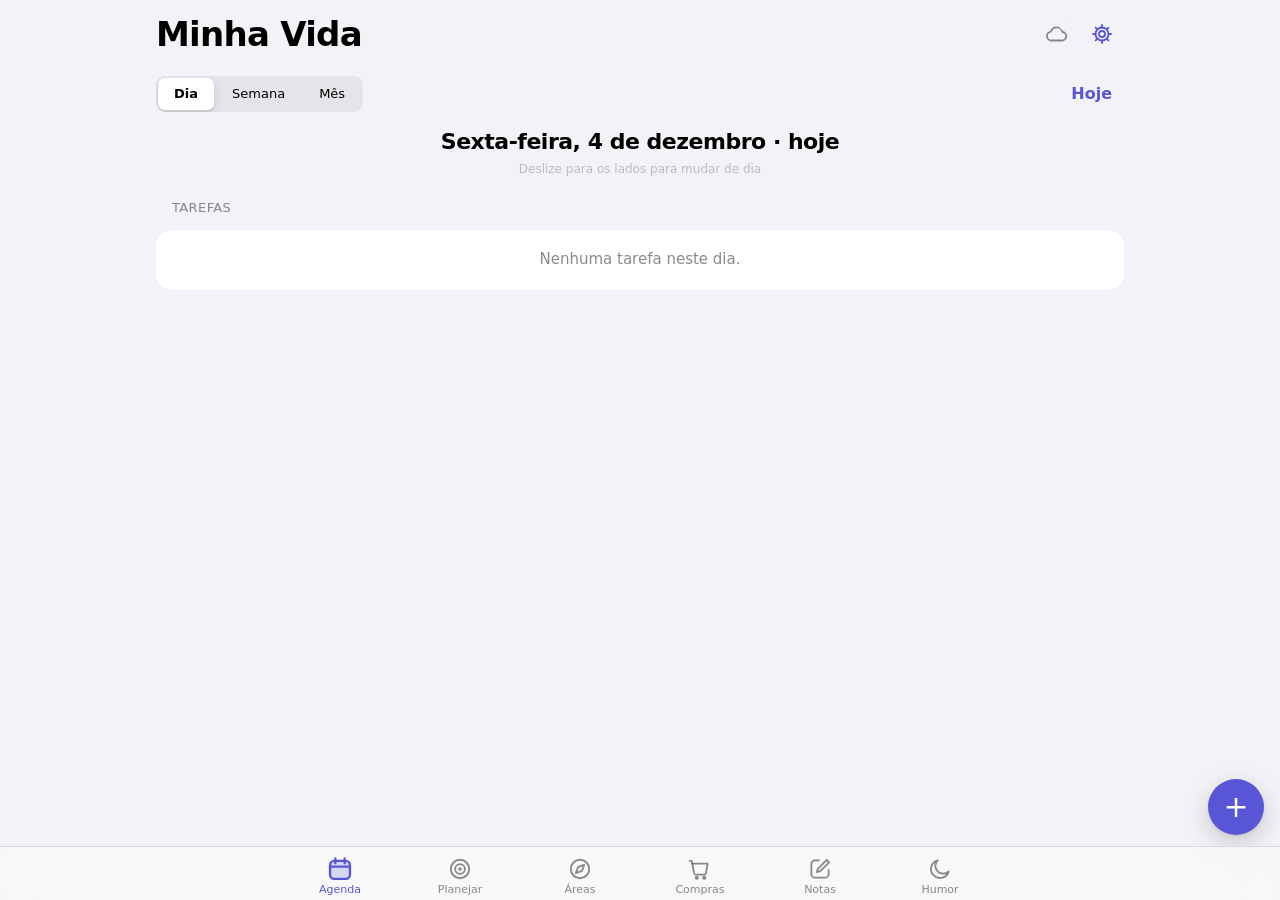
<file: index.html>
<!doctype html>
<html lang="pt-BR">
<head>
  <meta charset="utf-8">
  <meta name="viewport" content="width=device-width, initial-scale=1, viewport-fit=cover">
  <title>Minha Vida</title>
  <meta name="description" content="Organize tarefas, metas, hábitos, áreas da vida, notas e humor em um só lugar.">
  <meta name="theme-color" content="#f2f2f7" media="(prefers-color-scheme: light)">
  <meta name="theme-color" content="#000000" media="(prefers-color-scheme: dark)">
  <meta name="apple-mobile-web-app-capable" content="yes">
  <meta name="mobile-web-app-capable" content="yes">
  <meta name="apple-mobile-web-app-title" content="Minha Vida">
  <meta name="apple-mobile-web-app-status-bar-style" content="default">
  <meta name="format-detection" content="telephone=no">
  <link rel="manifest" href="manifest.webmanifest">
  <link rel="icon" href="icons/icon.svg" type="image/svg+xml">
  <link rel="apple-touch-icon" href="icons/apple-touch-icon.png">
  <link rel="stylesheet" href="css/tokens.css">
  <link rel="stylesheet" href="css/style.css">
</head>
<body>
  <div id="app" class="app"></div>
  <noscript>Este app precisa de JavaScript.</noscript>
  <script type="module" src="js/main.js"></script>
</body>
</html>
</file>
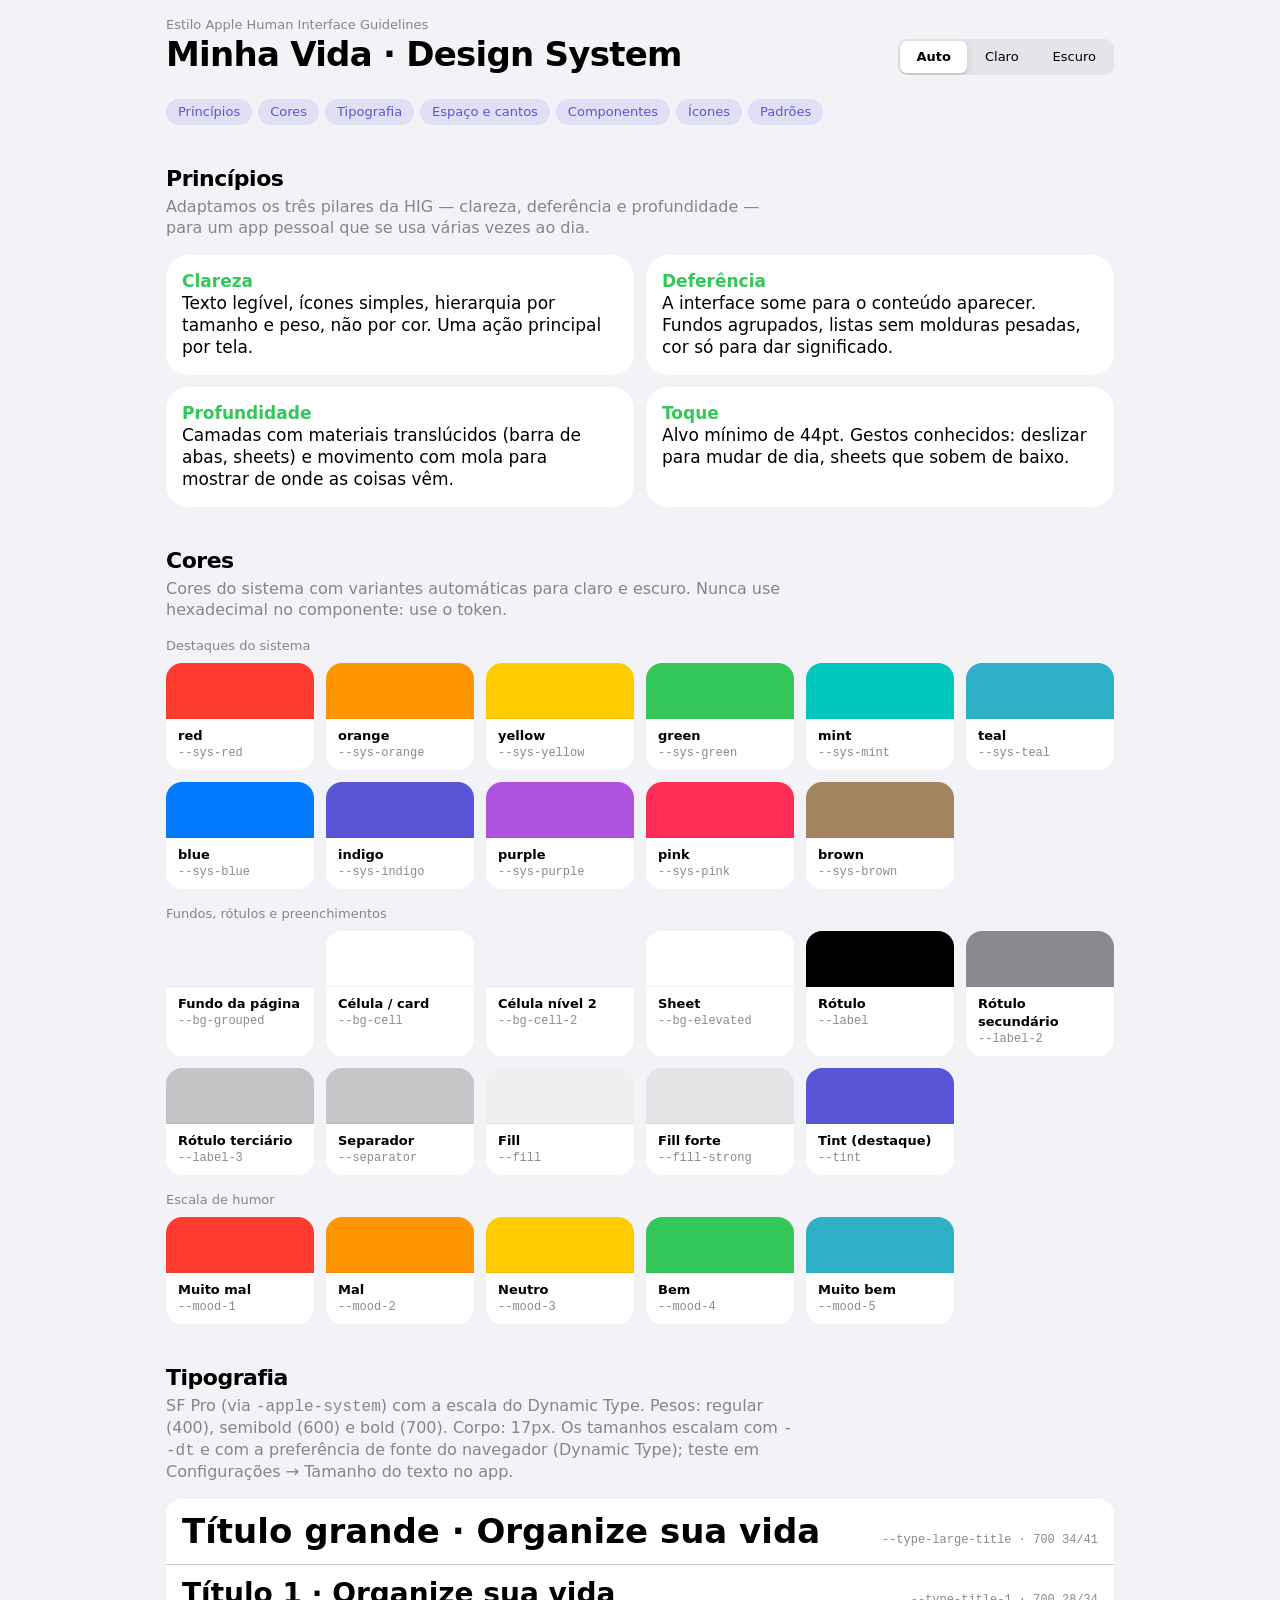
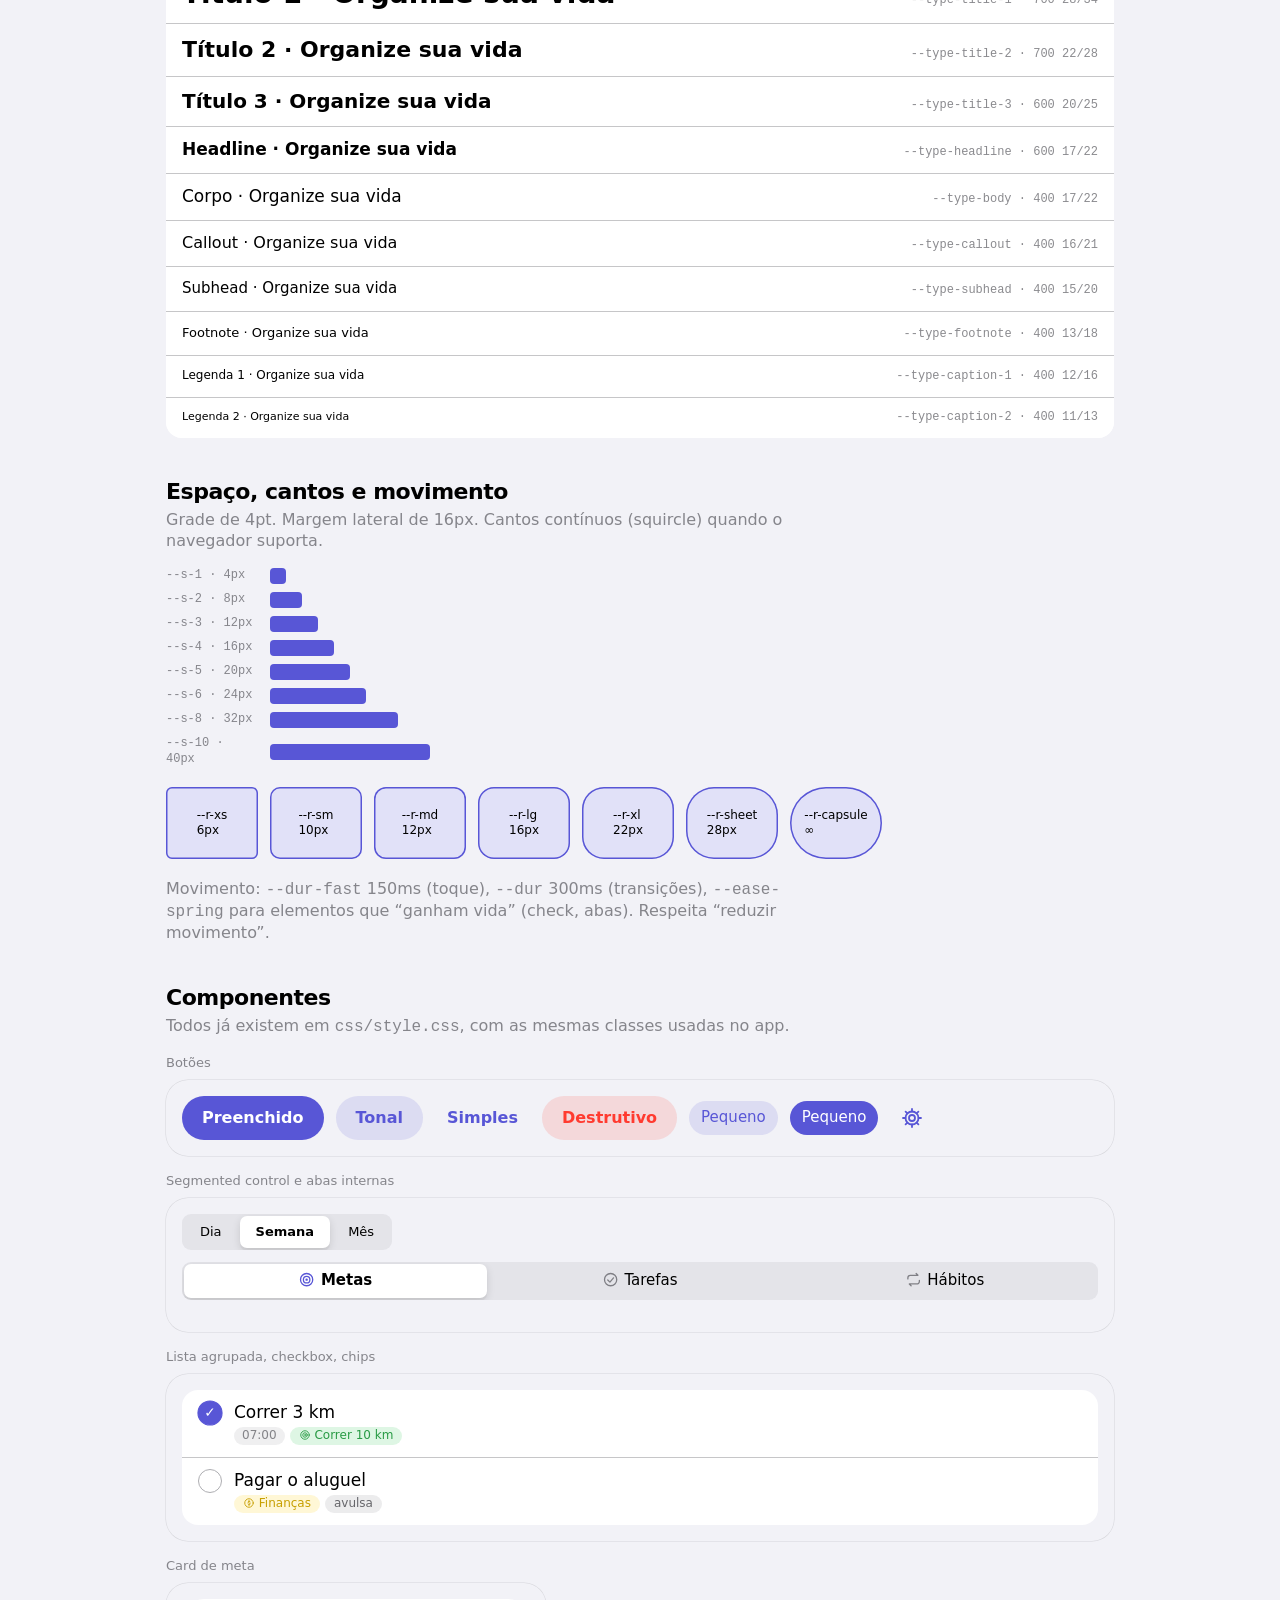
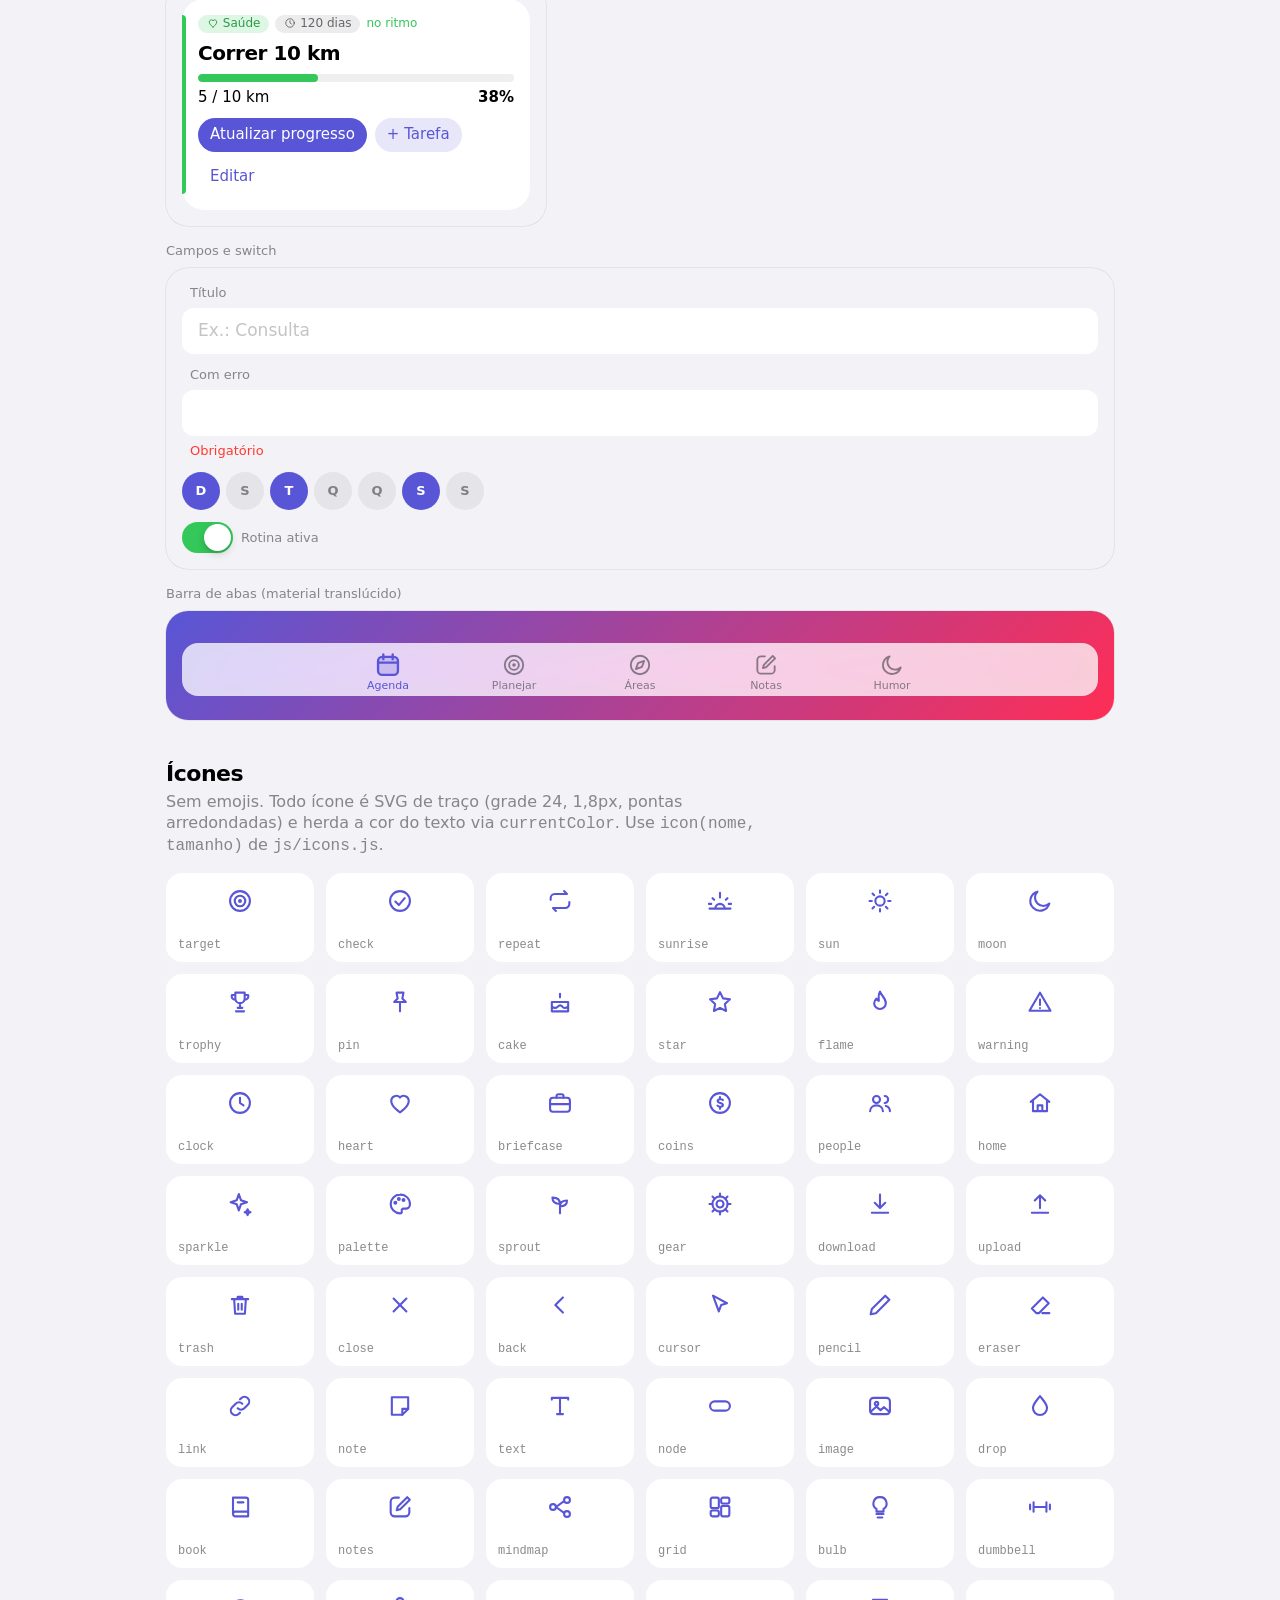
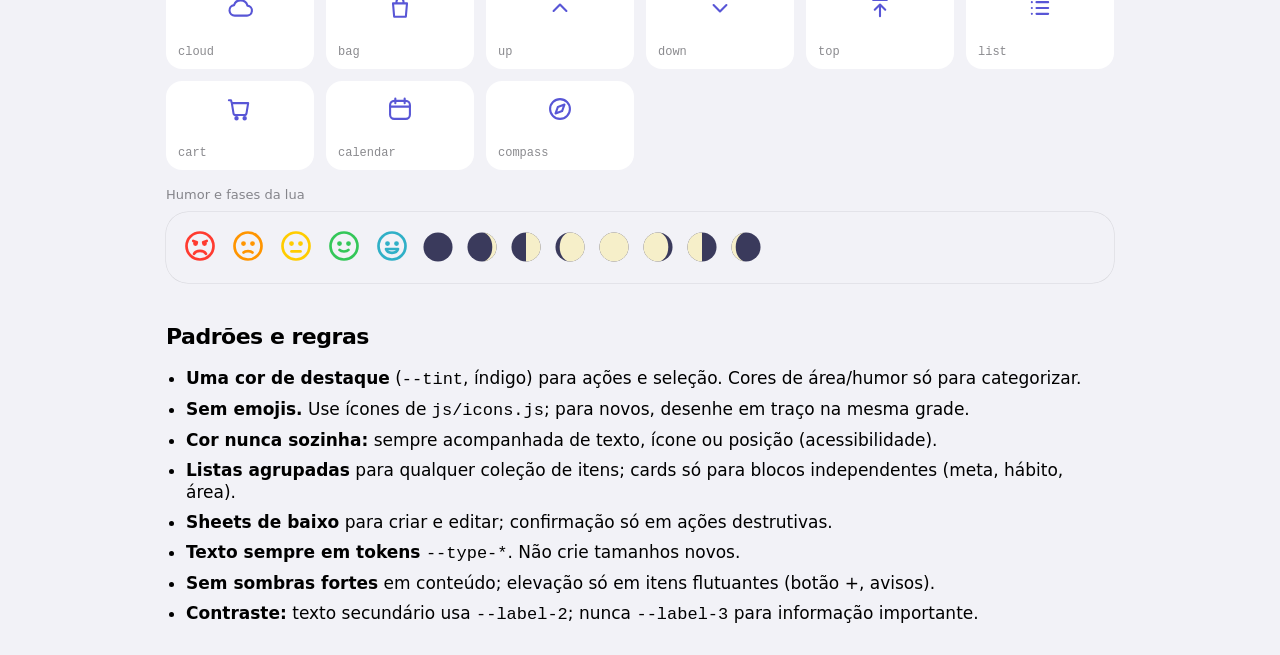
<file: design-system.html>
<!doctype html>
<html lang="pt-BR">
<head>
  <meta charset="utf-8">
  <meta name="viewport" content="width=device-width, initial-scale=1, viewport-fit=cover">
  <title>Minha Vida · Design System</title>
  <link rel="stylesheet" href="css/tokens.css">
  <link rel="stylesheet" href="css/style.css">
  <style>
    .ds { max-width: 980px; margin: 0 auto; padding: var(--s-4) var(--gutter) var(--s-10); }
    .ds header { display: flex; justify-content: space-between; align-items: flex-end; gap: var(--s-4); flex-wrap: wrap; margin-bottom: var(--s-6); }
    .ds h1 { font: var(--type-large-title); letter-spacing: var(--tracking-title); }
    .ds h2 { font: var(--type-title-2); letter-spacing: var(--tracking-title); margin: var(--s-10) 0 var(--s-1); }
    .ds .lead { color: var(--label-2); margin-bottom: var(--s-4); font: var(--type-callout); max-width: 62ch; }
    .ds nav { display: flex; gap: 6px; flex-wrap: wrap; margin-bottom: var(--s-2); }
    .ds nav a { font: var(--type-footnote); text-decoration: none; color: var(--tint); background: color-mix(in srgb, var(--tint) 12%, transparent); padding: 4px 12px; border-radius: var(--r-capsule); }
    .swatches-grid { display: grid; grid-template-columns: repeat(auto-fill, minmax(128px, 1fr)); gap: var(--s-3); }
    .sw-card { background: var(--bg-cell); border-radius: var(--r-lg); overflow: hidden; }
    .sw-card i { display: block; height: 56px; box-shadow: inset 0 -.5px 0 var(--hairline); }
    .sw-card div { padding: var(--s-2) var(--s-3); font: var(--type-caption-1); } .sw-card b { display: block; font: var(--type-footnote); font-weight: 600; }
    .sw-card code, .tok code { font: var(--type-caption-1); font-family: var(--font-mono); color: var(--label-2); }
    .tok { display: grid; gap: var(--s-2); }
    .type-row { display: flex; justify-content: space-between; align-items: baseline; gap: var(--s-4); padding: var(--s-3) var(--s-4); background: var(--bg-cell); }
    .type-row + .type-row { border-top: .5px solid var(--separator); } .type-row code { font: var(--type-caption-1); font-family: var(--font-mono); color: var(--label-2); white-space: nowrap; }
    .stack { display: flex; gap: var(--s-3); flex-wrap: wrap; align-items: center; }
    .space-bar { height: 16px; background: var(--tint); border-radius: 4px; }
    .radius-box { width: 92px; height: 72px; background: color-mix(in srgb, var(--tint) 18%, var(--bg-cell)); box-shadow: inset 0 0 0 1.5px var(--tint); display: grid; place-items: center; font: var(--type-caption-1); }
    .demo { background: var(--bg-grouped); border-radius: var(--r-xl); padding: var(--s-4); box-shadow: 0 0 0 .5px var(--hairline); }
    .bar-demo { position: static; border-radius: var(--r-lg); border: 0; }
    .rules li { margin-bottom: var(--s-2); } .rules { color: var(--label); padding-left: var(--s-5); }
    .do-dont { display: grid; grid-template-columns: 1fr 1fr; gap: var(--s-3); } .do-dont .card b { color: var(--success); } .do-dont .card.dont b { color: var(--danger); }
    @media (max-width: 600px) { .do-dont { grid-template-columns: 1fr; } }
  </style>
</head>
<body>
<div class="ds">
  <header>
    <div>
      <p class="muted small">Estilo Apple Human Interface Guidelines</p>
      <h1>Minha Vida · Design System</h1>
    </div>
    <div class="seg" role="tablist" aria-label="Tema" id="theme">
      <button data-t="auto" class="on">Auto</button><button data-t="light">Claro</button><button data-t="dark">Escuro</button>
    </div>
  </header>
  <nav>
    <a href="#principios">Princípios</a><a href="#cores">Cores</a><a href="#tipografia">Tipografia</a><a href="#espaco">Espaço e cantos</a><a href="#componentes">Componentes</a><a href="#icones">Ícones</a><a href="#padroes">Padrões</a>
  </nav>

  <h2 id="principios">Princípios</h2>
  <p class="lead">Adaptamos os três pilares da HIG — clareza, deferência e profundidade — para um app pessoal que se usa várias vezes ao dia.</p>
  <div class="do-dont">
    <div class="card"><b>Clareza</b><p>Texto legível, ícones simples, hierarquia por tamanho e peso, não por cor. Uma ação principal por tela.</p></div>
    <div class="card"><b>Deferência</b><p>A interface some para o conteúdo aparecer. Fundos agrupados, listas sem molduras pesadas, cor só para dar significado.</p></div>
    <div class="card"><b>Profundidade</b><p>Camadas com materiais translúcidos (barra de abas, sheets) e movimento com mola para mostrar de onde as coisas vêm.</p></div>
    <div class="card"><b>Toque</b><p>Alvo mínimo de 44pt. Gestos conhecidos: deslizar para mudar de dia, sheets que sobem de baixo.</p></div>
  </div>

  <h2 id="cores">Cores</h2>
  <p class="lead">Cores do sistema com variantes automáticas para claro e escuro. Nunca use hexadecimal no componente: use o token.</p>
  <h3 class="muted small" style="margin:var(--s-4) 0 var(--s-2)">Destaques do sistema</h3>
  <div class="swatches-grid" id="sys"></div>
  <h3 class="muted small" style="margin:var(--s-4) 0 var(--s-2)">Fundos, rótulos e preenchimentos</h3>
  <div class="swatches-grid" id="neutral"></div>
  <h3 class="muted small" style="margin:var(--s-4) 0 var(--s-2)">Escala de humor</h3>
  <div class="swatches-grid" id="moods"></div>

  <h2 id="tipografia">Tipografia</h2>
  <p class="lead">SF Pro (via <code>-apple-system</code>) com a escala do Dynamic Type. Pesos: regular (400), semibold (600) e bold (700). Corpo: 17px. Os tamanhos escalam com <code>--dt</code> e com a preferência de fonte do navegador (Dynamic Type); teste em Configurações → Tamanho do texto no app.</p>
  <div class="rows" id="types"></div>

  <h2 id="espaco">Espaço, cantos e movimento</h2>
  <p class="lead">Grade de 4pt. Margem lateral de 16px. Cantos contínuos (squircle) quando o navegador suporta.</p>
  <div class="tok" id="spaces"></div>
  <div class="stack" style="margin-top:var(--s-5)" id="radii"></div>
  <p class="lead" style="margin-top:var(--s-5)">Movimento: <code>--dur-fast</code> 150ms (toque), <code>--dur</code> 300ms (transições), <code>--ease-spring</code> para elementos que “ganham vida” (check, abas). Respeita “reduzir movimento”.</p>

  <h2 id="componentes">Componentes</h2>
  <p class="lead">Todos já existem em <code>css/style.css</code>, com as mesmas classes usadas no app.</p>

  <h3 class="muted small" style="margin:var(--s-4) 0 var(--s-2)">Botões</h3>
  <div class="demo stack">
    <button class="btn primary">Preenchido</button><button class="btn">Tonal</button><button class="btn ghost">Simples</button><button class="btn danger">Destrutivo</button>
    <button class="btn sm">Pequeno</button><button class="btn sm primary">Pequeno</button><button class="icon-btn" aria-label="Configurações" data-ico="gear"></button>
  </div>

  <h3 class="muted small" style="margin:var(--s-4) 0 var(--s-2)">Segmented control e abas internas</h3>
  <div class="demo"><div class="seg"><button>Dia</button><button class="on">Semana</button><button>Mês</button></div>
    <div class="subtabs" style="margin-top:var(--s-3)"><button class="on" data-ico="target"> Metas</button><button data-ico="check"> Tarefas</button><button data-ico="repeat"> Hábitos</button></div></div>

  <h3 class="muted small" style="margin:var(--s-4) 0 var(--s-2)">Lista agrupada, checkbox, chips</h3>
  <div class="demo"><div class="rows">
    <div class="row"><button class="check on" aria-label="feito">✓</button><div class="row-main"><div class="row-title">Correr 3 km</div><div class="row-meta"><span class="time">07:00</span><span class="chip" style="--c:var(--sys-green)"><i data-i="target"></i> Correr 10 km</span></div></div></div>
    <div class="row"><button class="check" aria-label="pendente"></button><div class="row-main"><div class="row-title">Pagar o aluguel</div><div class="row-meta"><span class="chip" style="--c:var(--sys-yellow)"><i data-i="coins"></i> Finanças</span><span class="chip">avulsa</span></div></div></div>
  </div></div>

  <h3 class="muted small" style="margin:var(--s-4) 0 var(--s-2)">Card de meta</h3>
  <div class="demo" style="max-width:380px"><article class="card goal" style="--c:var(--sys-green)">
    <div class="goal-top"><span class="chip" style="--c:var(--sys-green)"><i data-i="heart"></i> Saúde</span><span class="chip"><i data-i="clock"></i> 120 dias</span><span class="pace ok">no ritmo</span></div>
    <h3 class="goal-title">Correr 10 km</h3>
    <div><div class="bar"><i style="width:38%;background:var(--sys-green)"></i></div><div class="goal-nums"><span>5 / 10 km</span><b>38%</b></div></div>
    <div class="actions"><button class="btn sm primary">Atualizar progresso</button><button class="btn sm">+ Tarefa</button><button class="btn sm ghost">Editar</button></div>
  </article></div>

  <h3 class="muted small" style="margin:var(--s-4) 0 var(--s-2)">Campos e switch</h3>
  <div class="demo"><div class="form">
    <label class="field"><span class="lbl">Título</span><input placeholder="Ex.: Consulta"></label>
    <label class="field"><span class="lbl">Com erro</span><input value=""><small class="err">Obrigatório</small></label>
    <div class="days"><button class="day on">D</button><button class="day">S</button><button class="day on">T</button><button class="day">Q</button><button class="day">Q</button><button class="day on">S</button><button class="day">S</button></div>
    <label class="switch"><input type="checkbox" checked><span>Rotina ativa</span></label>
  </div></div>

  <h3 class="muted small" style="margin:var(--s-4) 0 var(--s-2)">Barra de abas (material translúcido)</h3>
  <div class="demo" style="background:linear-gradient(135deg,var(--sys-indigo),var(--sys-pink));padding:var(--s-8) var(--s-4) var(--s-4)">
    <nav class="tabbar bar-demo" style="position:static;display:flex">
      <button class="tab on" id="d0"><span>Agenda</span></button><button class="tab" id="d1"><span>Planejar</span></button>
      <button class="tab" id="d2"><span>Áreas</span></button><button class="tab" id="d3"><span>Notas</span></button><button class="tab" id="d4"><span>Humor</span></button>
    </nav></div>

  <h2 id="icones">Ícones</h2>
  <p class="lead">Sem emojis. Todo ícone é SVG de traço (grade 24, 1,8px, pontas arredondadas) e herda a cor do texto via <code>currentColor</code>. Use <code>icon(nome, tamanho)</code> de <code>js/icons.js</code>.</p>
  <div class="swatches-grid" id="icons"></div>
  <h3 class="muted small" style="margin:var(--s-4) 0 var(--s-2)">Humor e fases da lua</h3>
  <div class="demo stack" id="faces"></div>

  <h2 id="padroes">Padrões e regras</h2>
  <ul class="rules">
    <li><b>Uma cor de destaque</b> (<code>--tint</code>, índigo) para ações e seleção. Cores de área/humor só para categorizar.</li>
    <li><b>Sem emojis.</b> Use ícones de <code>js/icons.js</code>; para novos, desenhe em traço na mesma grade.</li>
    <li><b>Cor nunca sozinha:</b> sempre acompanhada de texto, ícone ou posição (acessibilidade).</li>
    <li><b>Listas agrupadas</b> para qualquer coleção de itens; cards só para blocos independentes (meta, hábito, área).</li>
    <li><b>Sheets de baixo</b> para criar e editar; confirmação só em ações destrutivas.</li>
    <li><b>Texto sempre em tokens</b> <code>--type-*</code>. Não crie tamanhos novos.</li>
    <li><b>Sem sombras fortes</b> em conteúdo; elevação só em itens flutuantes (botão +, avisos).</li>
    <li><b>Contraste:</b> texto secundário usa <code>--label-2</code>; nunca <code>--label-3</code> para informação importante.</li>
  </ul>
</div>

<script type="module">
  import { icon, ICON_NAMES, face } from './js/icons.js';
  import { svg } from './js/ui.js';
  import { moonGlyph } from './js/mood.js';
  const css = n => getComputedStyle(document.documentElement).getPropertyValue(n).trim();
  const card = (name, label) => `<div class="sw-card"><i style="background:var(${name})"></i><div><b>${label}</b><code>${name}</code></div></div>`;
  const draw = () => {
    document.getElementById('sys').innerHTML = ['red','orange','yellow','green','mint','teal','blue','indigo','purple','pink','brown'].map(c => card('--sys-' + c, c)).join('');
    document.getElementById('neutral').innerHTML = [['--bg-grouped','Fundo da página'],['--bg-cell','Célula / card'],['--bg-cell-2','Célula nível 2'],['--bg-elevated','Sheet'],
      ['--label','Rótulo'],['--label-2','Rótulo secundário'],['--label-3','Rótulo terciário'],['--separator','Separador'],['--fill','Fill'],['--fill-strong','Fill forte'],['--tint','Tint (destaque)']].map(([n,l]) => card(n,l)).join('');
    document.getElementById('moods').innerHTML = [1,2,3,4,5].map(i => card('--mood-' + i, ['Muito mal','Mal','Neutro','Bem','Muito bem'][i-1])).join('');
  };
  const types = [['large-title','Título grande','700 34/41'],['title-1','Título 1','700 28/34'],['title-2','Título 2','700 22/28'],['title-3','Título 3','600 20/25'],['headline','Headline','600 17/22'],
    ['body','Corpo','400 17/22'],['callout','Callout','400 16/21'],['subhead','Subhead','400 15/20'],['footnote','Footnote','400 13/18'],['caption-1','Legenda 1','400 12/16'],['caption-2','Legenda 2','400 11/13']];
  document.getElementById('types').innerHTML = types.map(([k,l,s]) => `<div class="type-row"><span style="font:var(--type-${k})">${l} · Organize sua vida</span><code>--type-${k} · ${s}</code></div>`).join('');
  document.getElementById('spaces').innerHTML = [[1,4],[2,8],[3,12],[4,16],[5,20],[6,24],[8,32],[10,40]].map(([k,v]) => `<div class="stack"><code style="width:92px">--s-${k} · ${v}px</code><div class="space-bar" style="width:${v*4}px"></div></div>`).join('');
  document.getElementById('radii').innerHTML = [['xs',6],['sm',10],['md',12],['lg',16],['xl',22],['sheet',28],['capsule',999]].map(([k,v]) => `<div class="radius-box" style="border-radius:var(--r-${k})">--r-${k}<br>${v==999?'∞':v+'px'}</div>`).join('');
  draw();
  document.getElementById('icons').innerHTML = ICON_NAMES.map(n => `<div class="sw-card"><div style="display:grid;place-items:center;height:56px;color:var(--tint)" data-ico="${n}" data-size="28"></div><div><code>${n}</code></div></div>`).join('');
  const faces = document.getElementById('faces');
  [1,2,3,4,5].forEach(l => { const w = document.createElement('span'); w.style.color = `var(--mood-${l})`; w.append(face(l, 36)); faces.append(w); });
  for (let i = 0; i < 8; i++) faces.append(svg('svg', { viewBox: '-11 -11 22 22', width: 32, height: 32 }, moonGlyph(10, i / 8)));
  document.querySelectorAll('[data-ico]').forEach(el => el.prepend(icon(el.dataset.ico, +el.dataset.size || (el.classList.contains('icon-btn') ? 24 : 0))));
  document.querySelectorAll('i[data-i]').forEach(el => el.replaceWith(icon(el.dataset.i)));
  const P = [['<rect class="fl" x="3.5" y="5" width="17" height="15.5" rx="3.5"/><path d="M3.5 10h17M8 3v4M16 3v4"/>'],['<circle cx="12" cy="12" r="8.5"/><circle class="fl" cx="12" cy="12" r="4.5"/><circle cx="12" cy="12" r=".8"/>'],
    ['<circle cx="12" cy="12" r="8.5"/><path class="fl" d="M15.8 8.2l-2 5.6-5.6 2 2-5.6z"/>'],['<path d="M11 4H7.5A3.5 3.5 0 0 0 4 7.5v9A3.5 3.5 0 0 0 7.5 20h9a3.5 3.5 0 0 0 3.5-3.5V13"/><path class="fl" d="M18.2 3.6l2.2 2.2-8.2 8.2-3 .8.8-3z"/>'],
    ['<path class="fl" d="M20 14.2A8.3 8.3 0 1 1 9.8 4a6.6 6.6 0 0 0 10.2 10.2z"/>']];
  P.forEach((p, i) => document.getElementById('d' + i).insertAdjacentHTML('afterbegin', '<svg viewBox="0 0 24 24" aria-hidden="true">' + p[0] + '</svg>'));
  const root = document.documentElement;
  document.getElementById('theme').addEventListener('click', e => {
    const t = e.target.dataset.t; if (!t) return;
    t === 'auto' ? root.removeAttribute('data-theme') : root.setAttribute('data-theme', t);
    document.querySelectorAll('#theme button').forEach(b => b.classList.toggle('on', b === e.target));
  });
</script>
</body>
</html>
</file>
<file: css/tokens.css>
/* =========================================================
   Minha Vida · Design Tokens (estilo Apple HIG)
   Fonte única de verdade. Claro/escuro via light-dark().
   Forçar tema: <html data-theme="light|dark">
   ========================================================= */
:root {
  color-scheme: light dark;

  /* ---------- Cores do sistema (accent colors) ---------- */
  --sys-red:    light-dark(#ff3b30, #ff453a);
  --sys-orange: light-dark(#ff9500, #ff9f0a);
  --sys-yellow: light-dark(#ffcc00, #ffd60a);
  --sys-green:  light-dark(#34c759, #30d158);
  --sys-mint:   light-dark(#00c7be, #63e6e2);
  --sys-teal:   light-dark(#30b0c7, #40c8e0);
  --sys-blue:   light-dark(#007aff, #0a84ff);
  --sys-indigo: light-dark(#5856d6, #5e5ce6);
  --sys-purple: light-dark(#af52de, #bf5af2);
  --sys-pink:   light-dark(#ff2d55, #ff375f);
  --sys-brown:  light-dark(#a2845e, #ac8e68);

  /* ---------- Cinzas do sistema ---------- */
  --gray-1: #8e8e93;
  --gray-2: light-dark(#aeaeb2, #636366);
  --gray-3: light-dark(#c7c7cc, #48484a);
  --gray-4: light-dark(#d1d1d6, #3a3a3c);
  --gray-5: light-dark(#e5e5ea, #2c2c2e);
  --gray-6: light-dark(#f2f2f7, #1c1c1e);

  /* ---------- Fundos (grouped) ---------- */
  --bg-grouped:   light-dark(#f2f2f7, #000000);   /* página */
  --bg-cell:      light-dark(#ffffff, #1c1c1e);   /* cards, células */
  --bg-cell-2:    light-dark(#f2f2f7, #2c2c2e);   /* nível acima da célula */
  --bg-elevated:  light-dark(#ffffff, #2c2c2e);   /* sheets, popovers */

  /* ---------- Rótulos e separadores ---------- */
  --label:        light-dark(#000000, #ffffff);
  --label-2:      light-dark(rgba(60, 60, 67, .60), rgba(235, 235, 245, .60));
  --label-3:      light-dark(rgba(60, 60, 67, .30), rgba(235, 235, 245, .30));
  --separator:    light-dark(rgba(60, 60, 67, .29), rgba(84, 84, 88, .60));
  --hairline:     light-dark(rgba(60, 60, 67, .16), rgba(84, 84, 88, .45));

  /* ---------- Fills (controles translúcidos) ---------- */
  --fill:         light-dark(rgba(120, 120, 128, .12), rgba(120, 120, 128, .24));
  --fill-strong:  light-dark(rgba(120, 120, 128, .20), rgba(120, 120, 128, .36));
  --segment-thumb: light-dark(#ffffff, #636366);

  /* ---------- Semânticos ---------- */
  --tint:        var(--sys-indigo);   /* cor de destaque do app */
  --tint-ink:    #ffffff;
  --success:     var(--sys-green);
  --warning:     var(--sys-orange);
  --danger:      var(--sys-red);

  /* ---------- Humor (escala 1 → 5) ---------- */
  --mood-1: var(--sys-red);
  --mood-2: var(--sys-orange);
  --mood-3: var(--sys-yellow);
  --mood-4: var(--sys-green);
  --mood-5: var(--sys-teal);

  /* ---------- Lua ---------- */
  --moon-dark: light-dark(#3a3a5c, #4a4a6a);
  --moon-lit:  #f6efc9;

  /* ---------- Materiais (translúcidos) ---------- */
  --material-bar:  light-dark(rgba(249, 249, 249, .80), rgba(30, 30, 30, .78));
  --material-blur: saturate(180%) blur(20px);
  --scrim:         light-dark(rgba(0, 0, 0, .30), rgba(0, 0, 0, .55));

  /* ---------- Tipografia (SF Pro / Dynamic Type) ---------- */
  --font:         -apple-system, BlinkMacSystemFont, 'SF Pro Text', 'SF Pro Display', system-ui, 'Segoe UI', Roboto, sans-serif;
  --font-rounded: ui-rounded, 'SF Pro Rounded', var(--font);
  --font-mono:    ui-monospace, 'SF Mono', Menlo, Consolas, monospace;
  /* font: peso tamanho/entrelinha família */
  --type-large-title: 700 calc(2.125rem * var(--dt))/1.206 var(--font);
  --type-title-1: 700 calc(1.75rem * var(--dt))/1.214 var(--font);
  --type-title-2: 700 calc(1.375rem * var(--dt))/1.273 var(--font);
  --type-title-3: 600 calc(1.25rem * var(--dt))/1.25 var(--font);
  --type-headline: 600 calc(1.0625rem * var(--dt))/1.294 var(--font);
  --type-body: 400 calc(1.0625rem * var(--dt))/1.294 var(--font);
  --type-callout: 400 calc(1.0rem * var(--dt))/1.312 var(--font);
  --type-subhead: 400 calc(0.9375rem * var(--dt))/1.333 var(--font);
  --type-footnote: 400 calc(0.8125rem * var(--dt))/1.385 var(--font);
  --type-caption-1: 400 calc(0.75rem * var(--dt))/1.333 var(--font);
  --type-caption-2: 400 calc(0.6875rem * var(--dt))/1.182 var(--font);
  --dt: 1;   /* Dynamic Type: .9 pequeno · 1 padrão · 1.15 grande · 1.3 maior */
  --tracking-title:   -.022em;

  /* ---------- Espaçamento (grade de 4pt) ---------- */
  --s-1: 4px;  --s-2: 8px;  --s-3: 12px; --s-4: 16px;
  --s-5: 20px; --s-6: 24px; --s-8: 32px; --s-10: 40px;
  --gutter: 16px;       /* margem lateral da tela */

  /* ---------- Cantos (contínuos / squircle) ---------- */
  --r-xs: 6px;
  --r-sm: 10px;
  --r-md: 12px;     /* campos, botões retangulares */
  --r-lg: 16px;     /* células agrupadas */
  --r-xl: 22px;     /* cards */
  --r-sheet: 28px;  /* sheets */
  --r-capsule: 999px;

  /* ---------- Tamanhos de controle ---------- */
  --hit: 44px;          /* alvo mínimo de toque */
  --tabbar-h: 49px;
  --navbar-h: 44px;

  /* ---------- Elevação ---------- */
  --shadow-card:  0 0 0 .5px var(--hairline);
  --shadow-float: 0 8px 24px rgba(0, 0, 0, .18), 0 1px 3px rgba(0, 0, 0, .10);
  --shadow-thumb: 0 3px 8px rgba(0, 0, 0, .12), 0 3px 1px rgba(0, 0, 0, .04);

  /* ---------- Movimento ---------- */
  --ease-standard: cubic-bezier(.25, .1, .25, 1);
  --ease-out:      cubic-bezier(.22, 1, .36, 1);
  --ease-spring:   cubic-bezier(.34, 1.4, .64, 1);
  --dur-fast: .15s; --dur: .3s; --dur-slow: .5s;
}
:root[data-theme="light"] { color-scheme: light; }
:root[data-theme="dark"]  { color-scheme: dark; }

@media (prefers-reduced-motion: reduce) {
  :root { --dur-fast: 0s; --dur: 0s; --dur-slow: 0s; }
  * { animation-duration: .01ms !important; transition-duration: .01ms !important; scroll-behavior: auto !important; }
}
@media (prefers-contrast: more) {
  :root { --hairline: var(--separator); --label-2: light-dark(rgba(60,60,67,.8), rgba(235,235,245,.8)); }
}
</file>
<file: css/style.css>
/* Minha Vida · componentes — usa apenas tokens de tokens.css */
*, *::before, *::after { box-sizing: border-box; }
html { -webkit-text-size-adjust: 100%; -webkit-tap-highlight-color: transparent; }
body { margin: 0; overscroll-behavior-y: none; touch-action: manipulation; background: var(--bg-grouped); color: var(--label); font: var(--type-body); -webkit-font-smoothing: antialiased; }
button, input, select, textarea { font: inherit; color: inherit; }
button { cursor: pointer; }
h1, h2, h3, p { margin: 0; }
.muted { color: var(--label-2); } .small { font: var(--type-footnote); } .grow { flex: 1; }
:focus-visible { outline: 3px solid color-mix(in srgb, var(--tint) 55%, transparent); outline-offset: 2px; }

/* ---------- Estrutura ---------- */
.app { max-width: 1000px; margin: 0 auto; min-height: 100dvh; padding-bottom: calc(var(--tabbar-h) + 48px + env(safe-area-inset-bottom)); }
.topbar { display: flex; align-items: center; justify-content: space-between; padding: max(var(--s-3), env(safe-area-inset-top)) var(--gutter) var(--s-1); min-height: var(--navbar-h); }
.topbar h1 { font: var(--type-large-title); letter-spacing: var(--tracking-title); }
.view { padding: var(--s-2) var(--gutter) var(--s-6); }
.tabbar { position: fixed; inset: auto 0 0 0; z-index: 20; display: flex; justify-content: center; padding: var(--s-1) var(--s-2) env(safe-area-inset-bottom);
  background: var(--material-bar); -webkit-backdrop-filter: var(--material-blur); backdrop-filter: var(--material-blur); border-top: .5px solid var(--hairline); }
.tab { flex: 1; max-width: 120px; min-height: var(--tabbar-h); padding: 4px 0; display: flex; flex-direction: column; align-items: center; justify-content: center; gap: 1px;
  border: 0; background: none; font: var(--type-caption-2); font-weight: 500; color: var(--label-2); transition: color var(--dur-fast); }
.tab svg { width: 26px; height: 26px; fill: none; stroke: currentColor; stroke-width: 1.7; stroke-linecap: round; stroke-linejoin: round; transition: transform var(--dur) var(--ease-spring); }
.tab.on { color: var(--tint); } .tab.on svg { transform: scale(1.08); stroke-width: 2; } .tab.on svg .fl { fill: color-mix(in srgb, var(--tint) 20%, transparent); }

/* ---------- Botões ---------- */
.btn { position: relative; min-height: var(--hit); padding: 0 var(--s-5); border: 0; border-radius: var(--r-capsule); font: var(--type-callout); font-weight: 600;
  background: color-mix(in srgb, var(--tint) 14%, transparent); color: var(--tint); transition: transform var(--dur-fast) var(--ease-out), filter var(--dur-fast); }
.btn:active { transform: scale(.97); filter: brightness(.92); }
.btn.primary { background: var(--tint); color: var(--tint-ink); }
.btn.ghost { background: transparent; color: var(--tint); padding-inline: var(--s-3); }
.btn.danger { background: color-mix(in srgb, var(--danger) 14%, transparent); color: var(--danger); }
.btn.sm { min-height: 34px; padding: 0 var(--s-3); font: var(--type-subhead); font-weight: 500; }
.btn.sm::after { content: ''; position: absolute; inset: -5px -2px; }
.icon-btn { width: var(--hit); height: var(--hit); border: 0; background: transparent; border-radius: 50%; font-size: 22px; color: var(--tint); display: grid; place-items: center; }
.icon-btn:active { background: var(--fill); }

/* ---------- Campos ---------- */
.select, .search, .form input:not([type=checkbox]), .form select, .form textarea, textarea, .note-title {
  width: 100%; min-height: var(--hit); border: 0; background: var(--bg-cell); border-radius: var(--r-md); padding: var(--s-3) var(--s-4); font: var(--type-body); }
.card textarea, .journal textarea { background: var(--bg-cell-2); }
.select { width: auto; padding: var(--s-2) var(--s-3); } .select.tiny { min-height: 30px; padding: 2px 6px; font: var(--type-footnote); }
textarea { resize: vertical; line-height: 1.4; }
::placeholder { color: var(--label-3); }

/* ---------- Segmented control ---------- */
.seg, .subtabs { display: inline-flex; background: var(--fill); border-radius: 9px; padding: 2px; gap: 2px; max-width: 100%; overflow-x: auto; scrollbar-width: none; }
.seg button, .subtabs button { min-height: 32px; border: 0; background: transparent; padding: 0 var(--s-4); border-radius: 7px; white-space: nowrap; font: var(--type-footnote); font-weight: 500;
  transition: background var(--dur-fast), box-shadow var(--dur-fast); }
.seg button.on, .subtabs button.on { background: var(--segment-thumb); font-weight: 600; box-shadow: var(--shadow-thumb); }
.subtabs { display: flex; margin: var(--s-1) 0 var(--s-4); } .subtabs button { flex: 1; min-height: 34px; font: var(--type-subhead); font-weight: 500; }
.toolbar { display: flex; gap: var(--s-2); align-items: center; justify-content: space-between; flex-wrap: wrap; margin: var(--s-1) 0 var(--s-3); }
.view-head { display: flex; gap: var(--s-3); align-items: center; justify-content: space-between; margin-bottom: var(--s-4); }
.view-head p { font: var(--type-footnote); }
.fab { position: fixed; right: var(--s-4); bottom: calc(var(--tabbar-h) + var(--s-4) + env(safe-area-inset-bottom)); z-index: 15; width: 56px; height: 56px; border-radius: 50%;
  border: 0; background: var(--tint); color: var(--tint-ink); font-size: 30px; line-height: 1; box-shadow: var(--shadow-float); transition: transform var(--dur) var(--ease-spring); }
.fab:active { transform: scale(.92); }

/* ---------- Cards, seções e listas agrupadas ---------- */
.card { background: var(--bg-cell); border-radius: var(--r-xl); padding: var(--s-4); }
.grid { display: grid; grid-template-columns: repeat(auto-fill, minmax(290px, 1fr)); gap: var(--s-3); }
.sec { margin: 0 0 var(--s-6); }
.sec-head { display: flex; justify-content: space-between; align-items: center; margin: 0 var(--s-4) var(--s-2) var(--s-4); min-height: 28px; }
.sec h3, .mood-stats h3 { font: var(--type-footnote); text-transform: uppercase; letter-spacing: .03em; color: var(--label-2); font-weight: 400; }
.mood-stats .card h3, .mood-entry h3 { text-transform: none; letter-spacing: 0; font: var(--type-headline); color: var(--label); margin-bottom: var(--s-2); }
.rows { display: flex; flex-direction: column; background: var(--bg-cell); border-radius: var(--r-lg); overflow: hidden; }
.card .rows { background: var(--bg-cell-2); }
.rows:empty { display: none; }
.row { display: flex; align-items: flex-start; gap: var(--s-3); padding: var(--s-3) var(--s-4); min-height: var(--hit); background: transparent; }
.row + .row { border-top: .5px solid var(--separator); }
.row-main { flex: 1; min-width: 0; cursor: pointer; }
.row-title { overflow-wrap: anywhere; }
.row.done .row-title { text-decoration: line-through; color: var(--label-2); }
.row-meta { display: flex; flex-wrap: wrap; gap: 5px; margin-top: 3px; align-items: center; }
.row.link, .row.ev { align-items: center; } .row.ev { cursor: pointer; } .ev-ico { font-size: 22px; }
.time { font: var(--type-caption-1); color: var(--label-2); background: var(--fill); border-radius: var(--r-capsule); padding: 1px 8px; font-variant-numeric: tabular-nums; }
.check { position: relative; flex: none; width: 24px; height: 24px; margin-top: -1px; border-radius: 50%; border: 1.5px solid var(--gray-2); background: transparent; color: var(--tint-ink);
  font-size: 13px; font-weight: 700; display: grid; place-items: center; padding: 0; transition: background var(--dur-fast), border-color var(--dur-fast), transform var(--dur) var(--ease-spring); }
.check::after { content: ''; position: absolute; inset: -10px; }
.check.on { background: var(--tint); border-color: var(--tint); transform: scale(1.05); }
.chip { --c: var(--label-2); display: inline-block; max-width: 100%; overflow: hidden; text-overflow: ellipsis; white-space: nowrap; font: var(--type-caption-1); padding: 1px 9px; border-radius: var(--r-capsule);
  background: color-mix(in srgb, var(--c) 16%, transparent); color: color-mix(in srgb, var(--c) 78%, var(--label)); }
.empty { color: var(--label-2); text-align: center; padding: var(--s-5) var(--s-2); font: var(--type-subhead); }
.bar { height: 8px; background: var(--fill); border-radius: var(--r-capsule); overflow: hidden; }
.bar i { display: block; height: 100%; border-radius: var(--r-capsule); transition: width var(--dur-slow) var(--ease-out); }

/* ---------- Metas, hábitos, rotinas ---------- */
.goal { display: flex; flex-direction: column; gap: var(--s-2); position: relative; }
.goal::before { content: ''; position: absolute; left: 0; top: var(--s-4); bottom: var(--s-4); width: 4px; border-radius: 0 4px 4px 0; background: var(--c, var(--tint)); }
.goal.is-done { opacity: .8; }
.goal-top { display: flex; gap: 6px; flex-wrap: wrap; align-items: center; }
.goal-title { font: var(--type-title-3); letter-spacing: var(--tracking-title); }
.goal-nums { display: flex; justify-content: space-between; font: var(--type-subhead); margin-top: 6px; font-variant-numeric: tabular-nums; }
.why { font: var(--type-footnote); color: var(--label-2); font-style: italic; }
.pace { font: var(--type-caption-1); } .pace.ok { color: var(--success); } .pace.late { color: var(--warning); }
.goal-det summary { cursor: pointer; font: var(--type-footnote); color: var(--label-2); padding: var(--s-1) 0; }
.goal-det .rows { margin-top: var(--s-2); }
.actions { display: flex; gap: var(--s-2); flex-wrap: wrap; margin-top: 2px; }
.habit-top { display: flex; justify-content: space-between; align-items: center; gap: var(--s-2); margin-bottom: var(--s-1); }
.habit-top h3 { font: var(--type-headline); }
.strip { display: flex; gap: 6px; margin-top: var(--s-3); }
.dot { flex: 1; aspect-ratio: 1; max-width: 42px; border-radius: 50%; border: 0; background: var(--fill); font: var(--type-caption-1); font-weight: 600; color: var(--label-2); padding: 0; transition: background var(--dur-fast), transform var(--dur) var(--ease-spring); }
.dot.on { background: var(--tint); color: var(--tint-ink); } .dot.now { box-shadow: 0 0 0 2px var(--tint); } .dot.off { opacity: .35; cursor: default; }
.routine.off { opacity: .55; } .routine .rows { margin: var(--s-3) 0; }

/* Switch (iOS) */
.switch { display: flex; align-items: center; gap: var(--s-2); font: var(--type-footnote); color: var(--label-2); }
.switch input { appearance: none; -webkit-appearance: none; position: relative; flex: none; width: 51px; height: 31px; margin: 0; border-radius: var(--r-capsule); background: var(--fill-strong); transition: background var(--dur) var(--ease-standard); cursor: pointer; }
.switch input::after { content: ''; position: absolute; top: 2px; left: 2px; width: 27px; height: 27px; border-radius: 50%; background: #fff; box-shadow: 0 3px 8px rgba(0,0,0,.15), 0 3px 1px rgba(0,0,0,.06); transition: transform var(--dur) var(--ease-spring); }
.switch input:checked { background: var(--success); } .switch input:checked::after { transform: translateX(20px); }

/* Seletores de dia e cor */
.days { display: flex; gap: 6px; }
.day { width: 38px; height: 38px; border-radius: 50%; border: 0; background: var(--fill); color: var(--label-2); padding: 0; font: var(--type-footnote); font-weight: 600; display: grid; place-items: center; }
.day.on { background: var(--tint); color: var(--tint-ink); }
span.day { width: 28px; height: 28px; font-size: 12px; } .days.ro { margin-bottom: var(--s-1); }
.swatches { display: flex; gap: var(--s-3); flex-wrap: wrap; padding: var(--s-1) 0; }
.sw { width: 32px; height: 32px; border-radius: 50%; border: 0; padding: 0; box-shadow: inset 0 0 0 .5px rgba(0,0,0,.15); }
.sw.on { box-shadow: 0 0 0 2px var(--bg-grouped), 0 0 0 4px var(--label-2); }

/* ---------- Sheet (modal) ---------- */
.overlay { position: fixed; inset: 0; z-index: 50; background: var(--scrim); display: flex; align-items: flex-end; justify-content: center; animation: fade var(--dur) var(--ease-standard); }
.sheet { position: relative; width: 100%; max-width: 520px; max-height: 92dvh; display: flex; flex-direction: column; background: var(--bg-grouped); border-radius: var(--r-sheet) var(--r-sheet) 0 0; animation: rise var(--dur) var(--ease-out); }
.sheet::before { content: ''; position: absolute; top: 6px; left: 50%; width: 36px; height: 5px; margin-left: -18px; border-radius: 3px; background: var(--gray-3); }
@keyframes rise { from { transform: translateY(40px); opacity: 0; } } @keyframes fade { from { opacity: 0; } }
@media (min-width: 640px) { .overlay { align-items: center; } .sheet { border-radius: var(--r-sheet); } .sheet::before { display: none; } }
.sheet-head { display: flex; justify-content: space-between; align-items: center; padding: var(--s-4) var(--s-2) var(--s-1) var(--s-5); }
.sheet-head h3 { font: var(--type-title-3); }
.sheet-body { padding: var(--s-2) var(--s-4) calc(var(--s-5) + env(safe-area-inset-bottom)); overflow: auto; }
.form { display: flex; flex-direction: column; gap: var(--s-3); }
.field { display: flex; flex-direction: column; gap: 6px; } .field.inline { flex-direction: row; align-items: center; gap: var(--s-2); }
.lbl { font: var(--type-footnote); color: var(--label-2); padding-left: var(--s-2); }
.err { color: var(--danger); font: var(--type-footnote); padding-left: var(--s-2); } .err:empty { display: none; }
.hint { font: var(--type-footnote); color: var(--label-2); padding: 0 var(--s-2); }
.form-foot { display: flex; gap: var(--s-2); margin-top: var(--s-2); align-items: center; }
.menu { display: flex; flex-direction: column; gap: var(--s-2); } .menu-item { text-align: left; padding: var(--s-4); border-radius: var(--r-lg); background: var(--bg-cell); color: var(--label); font: var(--type-body); }
.toast { position: fixed; left: 50%; bottom: calc(var(--tabbar-h) + 72px); transform: translateX(-50%); z-index: 60; background: var(--material-bar); -webkit-backdrop-filter: var(--material-blur); backdrop-filter: var(--material-blur);
  color: var(--label); padding: var(--s-3) var(--s-5); border-radius: var(--r-capsule); font: var(--type-subhead); box-shadow: var(--shadow-float); transition: opacity .35s; }
.toast.out { opacity: 0; }

/* ---------- Agenda ---------- */
.lateral { touch-action: pan-y; user-select: none; -webkit-user-select: none; min-height: 55dvh; }
.lateral-body { min-width: 0; }
.lateral-body.in-next { animation: in-next var(--dur) var(--ease-out); } .lateral-body.in-prev { animation: in-prev var(--dur) var(--ease-out); }
@keyframes in-next { from { transform: translateX(28px); opacity: 0; } } @keyframes in-prev { from { transform: translateX(-28px); opacity: 0; } }
.swipe-hint { text-align: center; font: var(--type-caption-1); color: var(--label-3); margin: -10px 0 var(--s-4); }
.period { font: var(--type-title-2); letter-spacing: var(--tracking-title); text-align: center; margin: 2px 0 var(--s-4); }
.period::first-letter, .mood-nav h2::first-letter { text-transform: uppercase; }
.week { display: grid; grid-template-columns: repeat(auto-fit, minmax(210px, 1fr)); gap: var(--s-2); }
.daycard { background: var(--bg-cell); border-radius: var(--r-lg); padding: var(--s-3); cursor: pointer; min-height: 80px; display: flex; flex-direction: column; gap: var(--s-1); }
.daycard.is-today { box-shadow: 0 0 0 2px var(--tint); }
.daycard-head { display: flex; justify-content: space-between; align-items: baseline; color: var(--label-2); text-transform: uppercase; font: var(--type-caption-1); }
.daycard-head b { font: var(--type-title-3); color: var(--label); }
.mini { font: var(--type-caption-1); padding: 3px 7px; border-radius: var(--r-xs); background: var(--fill); overflow-wrap: anywhere; }
.mini.ev { background: color-mix(in srgb, var(--sys-pink) 16%, transparent); } .mini.tk.done { text-decoration: line-through; color: var(--label-2); } .mini.muted { background: none; padding: 0 2px; }
.month-head, .month-grid { display: grid; grid-template-columns: repeat(7, 1fr); gap: 3px; }
.month-head span { text-align: center; font: var(--type-caption-2); color: var(--label-2); text-transform: uppercase; padding-bottom: 3px; }
.cell { min-height: 84px; background: var(--bg-cell); border: 0; border-radius: var(--r-sm); padding: 4px; display: flex; flex-direction: column; gap: 2px; text-align: left; overflow: hidden; }
.cell.blank { background: transparent; } .cell.is-today { box-shadow: 0 0 0 2px var(--tint); }
.cell .num { font: var(--type-footnote); font-weight: 600; } .cell.is-today .num { color: var(--tint); }
.chip-mini { font: var(--type-caption-2); padding: 0 4px; border-radius: 4px; background: var(--fill); white-space: nowrap; overflow: hidden; text-overflow: ellipsis; }
.chip-mini.ev { background: color-mix(in srgb, var(--sys-pink) 24%, transparent); } .chip-mini.done { text-decoration: line-through; opacity: .6; }
.more { font: var(--type-caption-2); color: var(--label-2); }
@media (max-width: 560px) {
  .view { padding-inline: 10px; }
  .chip-mini { font-size: 0; height: 5px; padding: 0; } .cell { min-height: 58px; } .view-head { flex-direction: column; align-items: stretch; }
}

/* ---------- Áreas ---------- */
.area-grid { display: grid; grid-template-columns: repeat(auto-fill, minmax(180px, 1fr)); gap: var(--s-3); }
.area-card { --c: var(--tint); position: relative; text-align: left; display: flex; flex-direction: column; gap: var(--s-1); padding: var(--s-4); min-height: 150px; border: 0; color: var(--label);
  background: linear-gradient(160deg, color-mix(in srgb, var(--c) 22%, var(--bg-cell)), var(--bg-cell) 72%); border-radius: var(--r-xl); transition: transform var(--dur) var(--ease-out); }
.area-card:active { transform: scale(.97); }
.area-emoji { font-size: 32px; } .area-card .ring { position: absolute; right: 10px; top: 10px; } .area-card b { font: var(--type-headline); margin-top: 2px; }
.ring-t { font: 700 13px var(--font); fill: var(--label); }
.area-head { display: flex; align-items: center; gap: var(--s-2); margin-bottom: var(--s-3); } .area-head h2 { flex: 1; text-align: center; font: var(--type-title-3); }
.area-summary { display: flex; align-items: center; gap: var(--s-4); margin-bottom: var(--s-5); }

/* ---------- Notas ---------- */
.search { flex: 1; }
.notes-grid { display: grid; grid-template-columns: repeat(auto-fill, minmax(220px, 1fr)); gap: var(--s-3); }
.note-card { cursor: pointer; display: flex; flex-direction: column; gap: 6px; min-height: 120px; } .note-card h3 { font: var(--type-headline); }
.note-card p { font: var(--type-subhead); color: var(--label-2); overflow-wrap: anywhere; flex: 1; }
.note-title { font: var(--type-title-2); margin-bottom: var(--s-3); } .note-body { min-height: 55dvh; line-height: 1.55; }
.journal .card { display: flex; flex-direction: column; gap: var(--s-3); margin-bottom: var(--s-5); }
.mood-nav { display: flex; align-items: center; justify-content: center; gap: 6px; margin-bottom: var(--s-4); flex-wrap: wrap; }
.mood-nav h2 { font: var(--type-title-3); min-width: 170px; text-align: center; }

/* ---------- Humor e mandala ---------- */
.mood-main { display: grid; grid-template-columns: minmax(280px, 1.1fr) 1fr; gap: var(--s-5); align-items: start; }
@media (max-width: 760px) { .mood-main { grid-template-columns: 1fr; } }
.mandala-wrap { max-width: 520px; margin: 0 auto; width: 100%; } .mandala { width: 100%; height: auto; display: block; }
.m-line { fill: none; stroke: var(--separator); stroke-dasharray: 2 5; }
.m-day { cursor: pointer; outline: none; } .m-sec { stroke: var(--bg-grouped); stroke-width: 1; transition: opacity var(--dur-fast); } .m-day:hover .m-sec { opacity: .8; }
.m-day.sel .m-sec { stroke: var(--label); stroke-width: 3; } .m-day.now .m-num { font-weight: 800; fill: var(--tint); }
.m-num { font: 500 9px var(--font); fill: var(--label-2); pointer-events: none; }
.m-phase { font: 600 15px var(--font); fill: var(--label); } .m-date { font: 400 12px var(--font); fill: var(--label-2); }
.moon-dark { fill: var(--moon-dark); } .moon-lit { fill: var(--moon-lit); } .moon.full .moon-lit { filter: drop-shadow(0 0 3px var(--moon-lit)); }
.mood-entry { display: flex; flex-direction: column; gap: var(--s-3); margin-bottom: var(--s-3); }
.moods { display: grid; grid-template-columns: repeat(5, 1fr); gap: 6px; }
.mood-btn { --c: var(--gray-3); display: flex; flex-direction: column; align-items: center; gap: 2px; padding: var(--s-2) 2px; border-radius: var(--r-lg); border: 2px solid transparent; background: var(--bg-cell-2); transition: transform var(--dur) var(--ease-spring); }
.mood-btn:active { transform: scale(.94); }
.mood-btn span { font-size: 28px; line-height: 1.1; } .mood-btn small { font: var(--type-caption-2); color: var(--label-2); text-align: center; }
.mood-btn.on { border-color: var(--c); background: color-mix(in srgb, var(--c) 20%, var(--bg-cell)); }
.factors { display: flex; flex-wrap: wrap; gap: 6px; }
.tag { min-height: 32px; border: 0; background: var(--fill); border-radius: var(--r-capsule); padding: 0 var(--s-3); font: var(--type-footnote); }
.tag.on { background: var(--tint); color: var(--tint-ink); }
.mood-stats { display: flex; flex-direction: column; gap: var(--s-3); }
.legend { display: flex; flex-wrap: wrap; gap: 4px 12px; font: var(--type-caption-1); color: var(--label-2); margin-top: var(--s-2); }
.legend i { display: inline-block; width: 10px; height: 10px; border-radius: 50%; margin-right: 4px; }
.phase-bars { display: grid; grid-template-columns: repeat(8, 1fr); gap: 4px; margin: 6px 0; text-align: center; }
.pb-bar { height: 70px; background: var(--fill); border-radius: var(--r-sm); display: flex; align-items: flex-end; overflow: hidden; } .pb-bar i { width: 100%; }

/* ---------- Canvas ---------- */
.canvas-view { display: flex; flex-direction: column; gap: var(--s-2); }
.cv-top { display: flex; gap: var(--s-2); align-items: center; }
.cv-name { flex: 1; font: var(--type-headline); border: 0; background: transparent; padding: 6px; min-width: 0; }
.cv-tools { display: flex; gap: 4px; align-items: center; overflow-x: auto; padding: var(--s-1); background: var(--material-bar); -webkit-backdrop-filter: var(--material-blur); backdrop-filter: var(--material-blur); border-radius: var(--r-lg); scrollbar-width: none; }
.tb { flex: none; min-height: 36px; border: 0; background: transparent; border-radius: var(--r-sm); padding: 0 var(--s-3); white-space: nowrap; font: var(--type-subhead); }
.tb.on { background: var(--tint); color: var(--tint-ink); } .tb.add { background: var(--fill); }
.tb-sep { width: .5px; align-self: stretch; background: var(--separator); margin: 0 4px; flex: none; }
.pen { flex: none; width: 24px; height: 24px; border-radius: 50%; border: 2px solid transparent; padding: 0; } .pen.on { border-color: var(--label); }
.cv-hint { font: var(--type-caption-1); color: var(--label-2); white-space: nowrap; padding: 0 6px; }
.cv-ctx { display: flex; gap: 6px; align-items: center; flex-wrap: wrap; } .cv-ctx:empty { display: none; }
.cv-ctx input[type=color] { width: 40px; height: 32px; border: 0; padding: 0; background: none; }
.cv-scroll { height: calc(100dvh - 270px); min-height: 360px; overflow: auto; border-radius: var(--r-lg); background: var(--bg-cell); overscroll-behavior: contain; }
.cv-world { position: relative; background-image: radial-gradient(var(--separator) 1px, transparent 1px); background-size: 24px 24px; }
.cv-svg { position: absolute; left: 0; top: 0; } .cv-links, .cv-strokes { pointer-events: none; }
[data-tool=draw] .cv-strokes, [data-tool=erase] .cv-strokes { pointer-events: auto; touch-action: none; cursor: crosshair; }
[data-tool=erase] .cv-strokes path { cursor: pointer; stroke-opacity: .85; } [data-tool=draw] .cv-item, [data-tool=erase] .cv-item { pointer-events: none; }
.link { stroke: var(--label-2); stroke-width: 2.5; } .link.on { stroke: var(--tint); stroke-width: 4; } .hit { stroke: transparent; stroke-width: 16; pointer-events: stroke; cursor: pointer; }
.cv-items { position: absolute; inset: 0; pointer-events: none; }
.cv-item { position: absolute; pointer-events: auto; touch-action: none; user-select: none; -webkit-user-select: none; border-radius: var(--r-md); box-shadow: 0 2px 8px rgba(0,0,0,.15); color: #1c1c1e; }
.cv-item.t-text { box-shadow: none; } .cv-item.t-node { border-radius: var(--r-capsule); display: grid; place-items: center; text-align: center; }
.cv-item.sel { outline: 2px solid var(--tint); outline-offset: 2px; } .cv-item.link-src { outline: 3px dashed var(--tint); }
.cv-text { padding: 10px 12px; width: 100%; height: 100%; overflow: hidden; outline: none; white-space: pre-wrap; overflow-wrap: anywhere; font: var(--type-subhead); }
.t-text .cv-text { color: var(--label); font: var(--type-title-3); } .t-node .cv-text { height: auto; max-height: 100%; font-weight: 600; text-align: center; }
.cv-text[contenteditable=true] { user-select: text; -webkit-user-select: text; cursor: text; background: rgba(255,255,255,.5); border-radius: var(--r-md); }
.cv-item img { width: 100%; height: 100%; object-fit: cover; border-radius: var(--r-md); display: block; pointer-events: none; }
.t-color { display: flex; align-items: flex-end; } .cv-hex { font: 600 11px var(--font-mono); background: rgba(255,255,255,.85); color: #222; margin: 6px; padding: 1px 6px; border-radius: 6px; }
.cv-resize { display: none; position: absolute; right: -8px; bottom: -8px; width: 18px; height: 18px; background: var(--tint); border: 2px solid #fff; border-radius: 50%; cursor: nwse-resize; }
.cv-item.sel .cv-resize { display: block; }

/* Cantos contínuos (squircle) onde o navegador suportar */
@supports (corner-shape: squircle) {
  .card, .rows, .area-card, .sheet, .daycard, .cell, .menu-item, .cv-scroll, .cv-tools, .mood-btn, .select, .form input, .form textarea, .form select, textarea { corner-shape: squircle; }
}

/* ---------- Ícones ---------- */
svg.i { width: 1.15em; height: 1.15em; flex: none; fill: none; stroke: currentColor; stroke-width: 1.8; stroke-linecap: round; stroke-linejoin: round; vertical-align: -.2em; }
.chip svg.i { width: 1em; height: 1em; vertical-align: -.13em; }
.btn svg.i, .tb svg.i, .subtabs svg.i, .menu-item svg.i { vertical-align: -.22em; }
.menu-item { display: flex; align-items: center; gap: var(--s-3); }
.menu-item svg.i { width: 22px; height: 22px; color: var(--tint); }
.lead-ico, .ev-ico, .area-emoji { display: inline-grid; place-items: center; color: var(--tint); }
.ev-ico { color: var(--sys-pink); } .area-emoji { color: var(--c); } .row.link .lead-ico { color: var(--label-2); }
.subtabs svg.i { color: var(--label-2); } .subtabs button.on svg.i { color: var(--tint); }
.mini svg.i { width: 1em; height: 1em; vertical-align: -.15em; }
.mood-btn svg.face { color: var(--c); } .mood-btn:not(.on) svg.face { color: var(--label-2); }
.mood-phase { display: flex; align-items: center; gap: 6px; } .moon-ico { flex: none; }
.phase-bars .moon-ico { display: block; margin: 0 auto; }
.icon-pick { display: flex; flex-wrap: wrap; gap: 6px; }
.ip { width: 44px; height: 44px; border: 0; border-radius: var(--r-md); background: var(--bg-cell); color: var(--label-2); display: grid; place-items: center; padding: 0; }
.ip.on { background: var(--tint); color: var(--tint-ink); }
.cv-ctx .sw { flex: none; }
h2 svg.i, h3 svg.i { vertical-align: -.15em; }
.area-emoji { align-self: flex-start; margin-bottom: 2px; }

/* iOS: campos com 16px+ evitam zoom automático ao focar */
.select.tiny { font-size: 16px; }
@media (display-mode: standalone) { .topbar { padding-top: max(var(--s-3), env(safe-area-inset-top)); } }

/* ---------- Conta / nuvem ---------- */
.top-actions { display: flex; gap: 2px; }
.cloud-btn { position: relative; color: var(--label-2); }
.cloud-btn::after { content: ''; position: absolute; right: 8px; top: 8px; width: 9px; height: 9px; border-radius: 50%; background: transparent; box-shadow: 0 0 0 2px var(--bg-grouped); }
.cloud-btn[data-s=ok] { color: var(--tint); } .cloud-btn[data-s=ok]::after { background: var(--success); }
.cloud-btn[data-s=busy]::after { background: var(--sys-blue); animation: pulse 1s infinite; }
.cloud-btn[data-s=offline]::after, .cloud-btn[data-s=conflict]::after { background: var(--warning); }
.cloud-btn[data-s=error]::after { background: var(--danger); }
@keyframes pulse { 50% { opacity: .3; } }
.acc-email { font: var(--type-headline); overflow-wrap: anywhere; }
.conflict { display: flex; flex-direction: column; gap: 2px; }
.form-foot .btn { flex: none; }

/* ---------- Formulários: rodapé sempre visível e erros destacados ---------- */
.form-foot { position: sticky; bottom: 0; z-index: 2; margin: var(--s-2) calc(-1 * var(--s-4)) calc(-1 * var(--s-5)); padding: var(--s-3) var(--s-4) calc(var(--s-4) + env(safe-area-inset-bottom));
  background: linear-gradient(to bottom, transparent, var(--bg-grouped) 22%); }
.form-foot { flex-wrap: wrap; }
.foot-err { flex: 0 0 100%; text-align: center; padding: 0; margin: 0; }
.foot-err:empty { display: none; }
.field.has-err input, .field.has-err select, .field.has-err textarea { box-shadow: 0 0 0 2px var(--danger); }
.field.has-err .lbl { color: var(--danger); }

/* ---------- Lista da casa ---------- */
.home-card { display: flex; flex-direction: column; gap: var(--s-2); margin-bottom: var(--s-3); }
.home-top { display: flex; justify-content: space-between; font: var(--type-headline); }
.migrate { display: flex; align-items: center; justify-content: space-between; gap: var(--s-3); background: var(--bg-cell-2); border-radius: var(--r-md); padding: var(--s-3); }
.migrate .btn { flex: none; }
.hgroup { margin-bottom: var(--s-4); }
.hg-head { width: 100%; display: flex; justify-content: space-between; align-items: center; border: 0; background: transparent; padding: 0 var(--s-4); margin-bottom: var(--s-2); min-height: 28px;
  font: var(--type-footnote); text-transform: uppercase; letter-spacing: .03em; color: var(--label-2); text-align: left; }
.hrow { align-items: center; }
.stage { position: relative; flex: none; width: 26px; height: 26px; border-radius: 50%; border: 1.5px solid var(--gray-2); background: transparent; color: var(--tint-ink); display: grid; place-items: center; padding: 0;
  font-size: 14px; font-weight: 700; transition: background var(--dur-fast), border-color var(--dur-fast), transform var(--dur) var(--ease-spring); }
.stage::after { content: ''; position: absolute; inset: -9px; }
.stage.st-1 { border-color: var(--sys-blue); color: var(--sys-blue); background: color-mix(in srgb, var(--sys-blue) 14%, transparent); }
.stage.st-2 { background: var(--success); border-color: var(--success); transform: scale(1.05); }
.rank { flex: none; width: 20px; text-align: right; font: var(--type-footnote); color: var(--label-2); font-variant-numeric: tabular-nums; }
.mv { display: flex; flex: none; }
.icon-btn.sm { width: 34px; height: 34px; font-size: 18px; }
.prio-note { margin: 0 var(--s-2) var(--s-2); }

/* ---------- Concluídos (lista separada, visível) e Compras ---------- */
.done-block { margin-top: var(--s-4); }
.done-block > summary { cursor: pointer; font: var(--type-footnote); text-transform: uppercase; letter-spacing: .03em; color: var(--label-2); padding: var(--s-1) var(--s-4); min-height: 32px; display: flex; align-items: center; }
.done-block > .rows { margin-top: var(--s-2); }
.done-block .row { opacity: .75; }
.cat-head { display: flex; align-items: center; justify-content: space-between; gap: var(--s-2); margin-bottom: var(--s-2); }
.cat-head .hg-head { margin-bottom: 0; flex: 1; }
.cat-head .icon-btn { font-size: 24px; flex: none; }
.shop-row { align-items: flex-start; } .shop-note { margin-top: 2px; overflow-wrap: anywhere; }
.shop-row .icon-btn.sm { flex: none; }
.view-shop .hgroup { margin-bottom: var(--s-5); }

/* ---------- Aviso de nova versão ---------- */
.update-banner { position: fixed; z-index: 70; left: var(--s-4); right: var(--s-4); top: max(var(--s-3), env(safe-area-inset-top)); display: flex; align-items: center; justify-content: space-between; gap: var(--s-3);
  padding: var(--s-2) var(--s-2) var(--s-2) var(--s-4); background: var(--material-bar); -webkit-backdrop-filter: var(--material-blur); backdrop-filter: var(--material-blur); border-radius: var(--r-capsule); box-shadow: var(--shadow-float); font: var(--type-subhead); }
.ver { text-align: center; }
</file>
